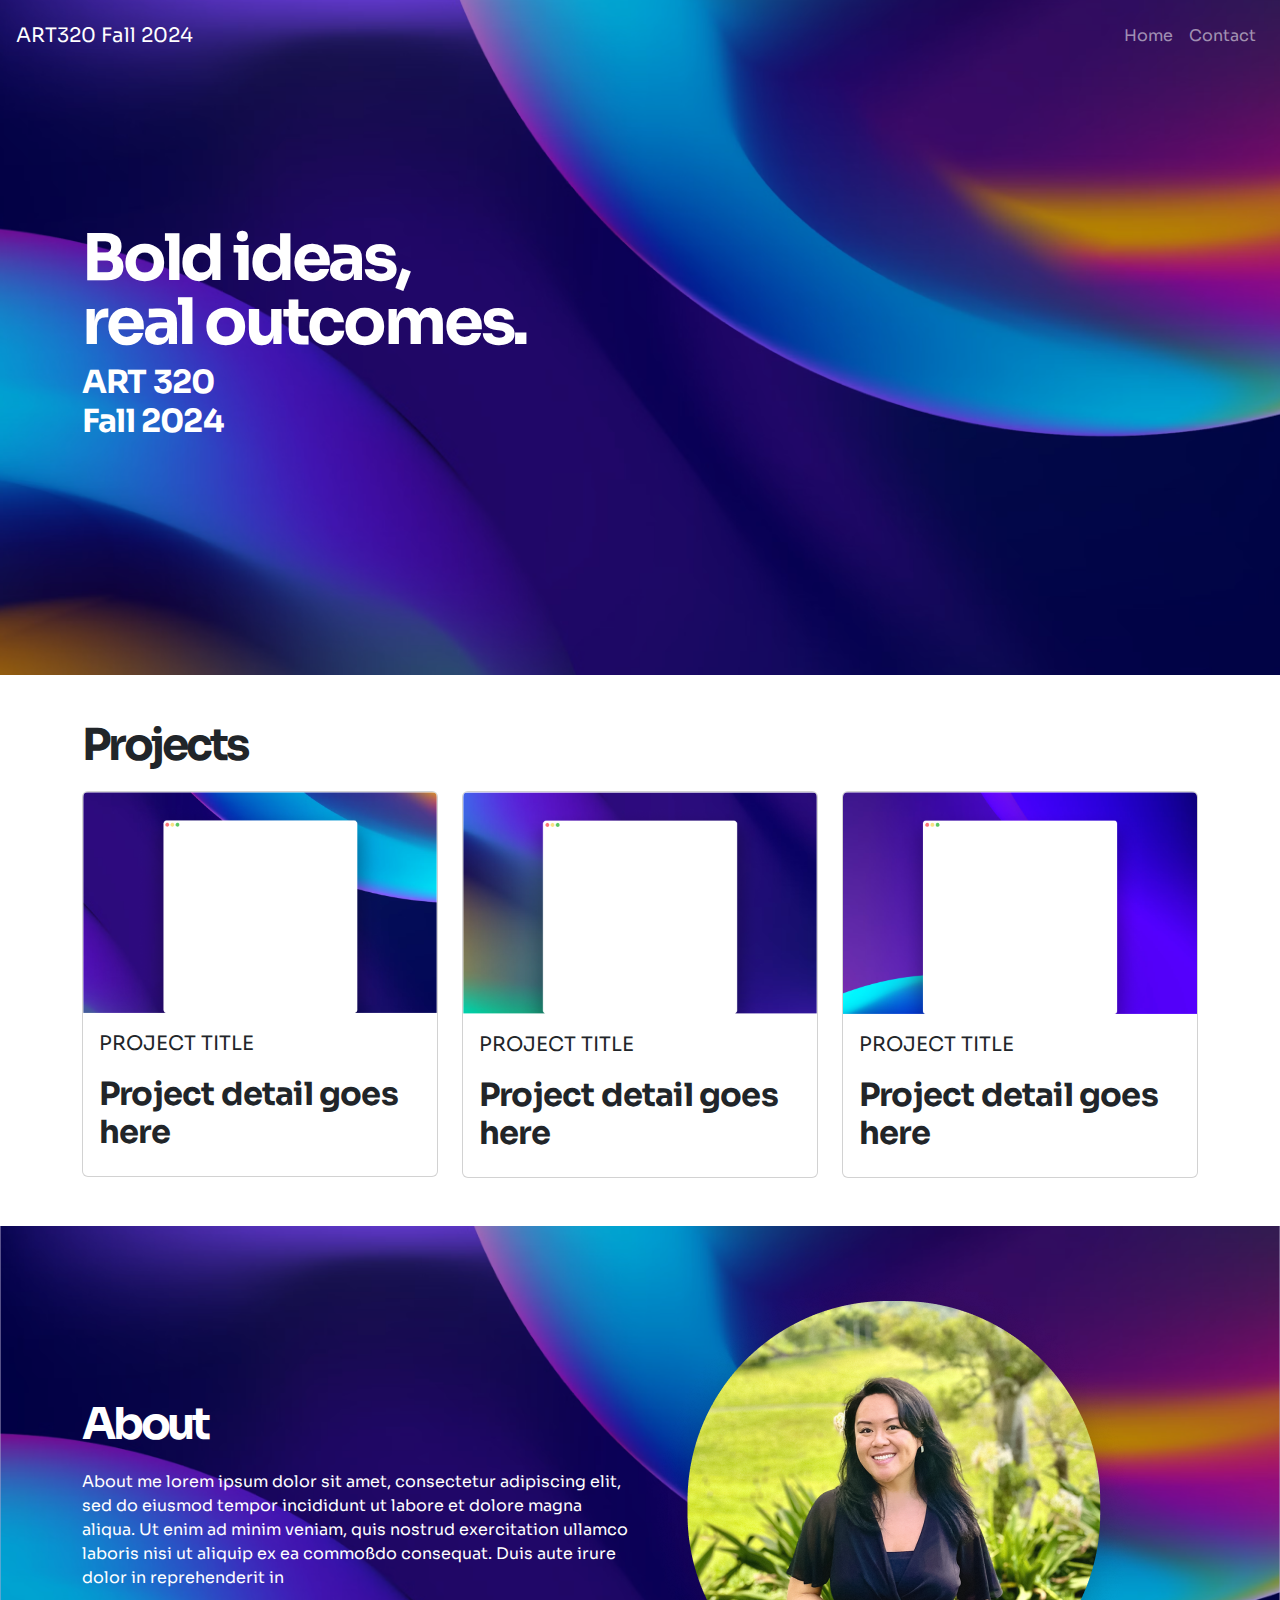
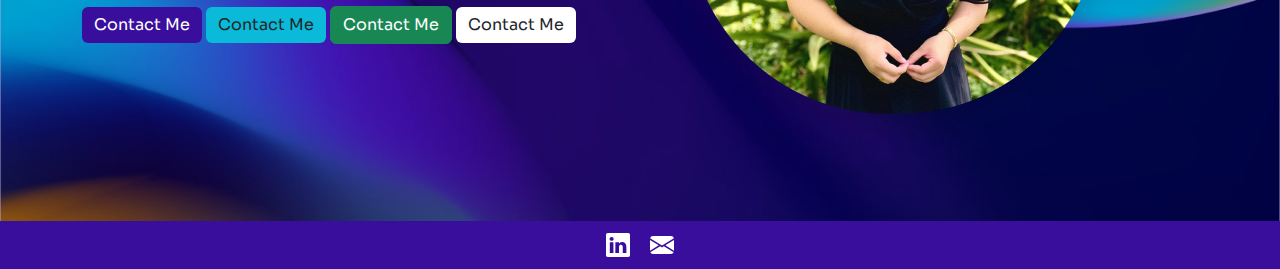
<file: index.html>
<!DOCTYPE html>
<html lang="en">

<head>
    <!-- REQUIRED: Meta Tags -->
    <meta charset="UTF-8">
    <meta name="viewport" content="width=device-width, initial-scale=1.0">

    <!-- REQUIRED: Page Title -->
    <title>UHWO ART320 Fall 2024 Portfolio</title>

    <!-- REQUIRED: Bootstrap CSS -->
    <link href="https://cdn.jsdelivr.net/npm/bootstrap@5.3.3/dist/css/bootstrap.min.css" rel="stylesheet"
        integrity="sha384-QWTKZyjpPEjISv5WaRU9OFeRpok6YctnYmDr5pNlyT2bRjXh0JMhjY6hW+ALEwIH" crossorigin="anonymous">

    <!-- REQUIRED: Your Custom CSS-->
    <link rel="stylesheet" href="css/style.css">

    <!-- REQUIRED: Google Font API -->
    <link rel="preconnect" href="https://fonts.googleapis.com">
    <link rel="preconnect" href="https://fonts.gstatic.com" crossorigin>
    <link href="https://fonts.googleapis.com/css2?family=Sora:wght@100..800&display=swap" rel="stylesheet">
</head>

<body>
    <!-- Content will go here -->
    <!-- Start of Header Section -->
    <header class="">
        <nav class="navbar navbar-expand-lg" data-bs-theme="dark">
            <a class="navbar-brand" href="#">ART320 Fall 2024</a>
            <button class="navbar-toggler" type="button" data-bs-toggle="collapse" data-bs-target="#navbarNav"
                aria-controls="navbarNav" aria-expanded="false" aria-label="Toggle navigation">
                <span class="navbar-toggler-icon"></span>
            </button>
            <div class="collapse navbar-collapse" id="navbarNav">
                <ul class="navbar-nav ms-auto">
                    <li class="nav-item"><a class="nav-link" href="#">Home</a></li>
                    <li class="nav-item"><a class="nav-link" href="#">Contact</a></li>
                </ul>
            </div>
        </nav>
    </header>
    <!-- End of Header Section -->

    <!-- Start of Hero Section -->
    <section class="hero home">
        <div class="container">
            <div class="row">
                <div class="col ">
                    <h1 class="display-1">Bold ideas, <br>
                        real outcomes.</h1>
                    <h2>ART 320<br>
                        Fall 2024</h2>
                </div>
            </div>
        </div>
    </section>
    <!-- End of Hero Section -->

    <!-- Start of Projects Section -->
    <section id="projects">
        <div class="container py-5">
            <h2 class="display-2 mb-4">Projects</h2>
            <div class="row row-cols-1 row-cols-md-2 row-cols-xl-3 g-4">
                <!-- Start of Card -->
                <div class="col">
                    <a href="">
                        <div class="card project-card">
                            <img src="images/thumbnail-1.png" class="card-img-top"
                                alt="Thumbnail">
                            <div class="card-body">
                                <p class="kicker">Project Title</p>
                                <h2 class="card-title">Project detail goes here</h2>
                            </div>
                        </div>
                    </a>
                </div>
                <!-- End of Card -->
                <!-- Start of Card -->
                <div class="col">
                    <a href="">
                        <div class="card project-card">
                            <img src="images/thumbnail-2.png" class="card-img-top"
                                alt="Thumbnail">
                            <div class="card-body">
                                <p class="kicker">Project Title</p>
                                <h2 class="card-title">Project detail goes here</h2>
                            </div>
                        </div>
                    </a>
                </div>
                <!-- End of Card -->
                <!-- Start of Card -->
                <div class="col">
                    <a href="/zippys.html">
                        <div class="card project-card">
                            <img src="images/thumbnail-3.png" class="card-img-top"
                                alt="Thumbnail">
                            <div class="card-body">
                                <p class="kicker">Project Title</p>
                                <h2 class="card-title">Project detail goes here</h2>
                            </div>
                        </div>
                    </a>
                </div>
                <!-- End of Card -->
            </div>
        </div>
    </section>
    <!-- End of Projects Section -->

    <!-- Start of About Me Section -->
    <section id="about-me">
        <div class="container py-5">
            <div class="row align-items-center">
                <div class="col-xs col-lg-6">
                    <h2 class="display-2 mb-4">About</h2>
                    <p>About me lorem ipsum dolor sit amet, consectetur adipiscing elit, sed do eiusmod tempor
                        incididunt ut labore
                        et dolore magna aliqua. Ut enim ad minim veniam, quis nostrud exercitation ullamco laboris nisi
                        ut aliquip
                        ex ea commoßdo consequat. Duis aute irure dolor in reprehenderit in</p>
                    <a class="btn btn-primary" href="mailto@analynd@hawaii.edu">Contact Me</a>
                    <a class="btn btn-secondary" href="mailto@analynd@hawaii.edu">Contact Me</a>
                    <a class="btn btn-success" href="mailto@analynd@hawaii.edu">Contact Me</a>
                    <a class="btn btn-tertiary" href="mailto@analynd@hawaii.edu">Contact Me</a>
                </div>
                <div class="col-xs col-lg-6">
                    <p><img src="images/analyn.png" alt="Analyn Delos Santos"></p>
                </div>
            </div>
        </div>
    </section>
    <!-- End of About Me Section -->

    <!-- Start of Footer Section -->
    <footer class="py-1">
        <svg class="footer-social" xmlns="http://www.w3.org/2000/svg" fill="currentColor" class="bi bi-linkedin"
            viewBox="0 0 16 16">
            <path
                d="M0 1.146C0 .513.526 0 1.175 0h13.65C15.474 0 16 .513 16 1.146v13.708c0 .633-.526 1.146-1.175 1.146H1.175C.526 16 0 15.487 0 14.854zm4.943 12.248V6.169H2.542v7.225zm-1.2-8.212c.837 0 1.358-.554 1.358-1.248-.015-.709-.52-1.248-1.342-1.248S2.4 3.226 2.4 3.934c0 .694.521 1.248 1.327 1.248zm4.908 8.212V9.359c0-.216.016-.432.08-.586.173-.431.568-.878 1.232-.878.869 0 1.216.662 1.216 1.634v3.865h2.401V9.25c0-2.22-1.184-3.252-2.764-3.252-1.274 0-1.845.7-2.165 1.193v.025h-.016l.016-.025V6.169h-2.4c.03.678 0 7.225 0 7.225z" />
        </svg>
        <svg class="footer-social" xmlns="http://www.w3.org/2000/svg" fill="currentColor" class="bi bi-envelope-fill"
            viewBox="0 0 16 16">
            <path
                d="M.05 3.555A2 2 0 0 1 2 2h12a2 2 0 0 1 1.95 1.555L8 8.414zM0 4.697v7.104l5.803-3.558zM6.761 8.83l-6.57 4.027A2 2 0 0 0 2 14h12a2 2 0 0 0 1.808-1.144l-6.57-4.027L8 9.586zm3.436-.586L16 11.801V4.697z" />
        </svg>
    </footer>
    <!-- End of Footer Section -->

    <!-- REQUIRED: Javascript -->
    <script src="https://cdn.jsdelivr.net/npm/bootstrap@5.3.3/dist/js/bootstrap.bundle.min.js"
        integrity="sha384-YvpcrYf0tY3lHB60NNkmXc5s9fDVZLESaAA55NDzOxhy9GkcIdslK1eN7N6jIeHz"
        crossorigin="anonymous"></script>
</body>

</html>
</file>
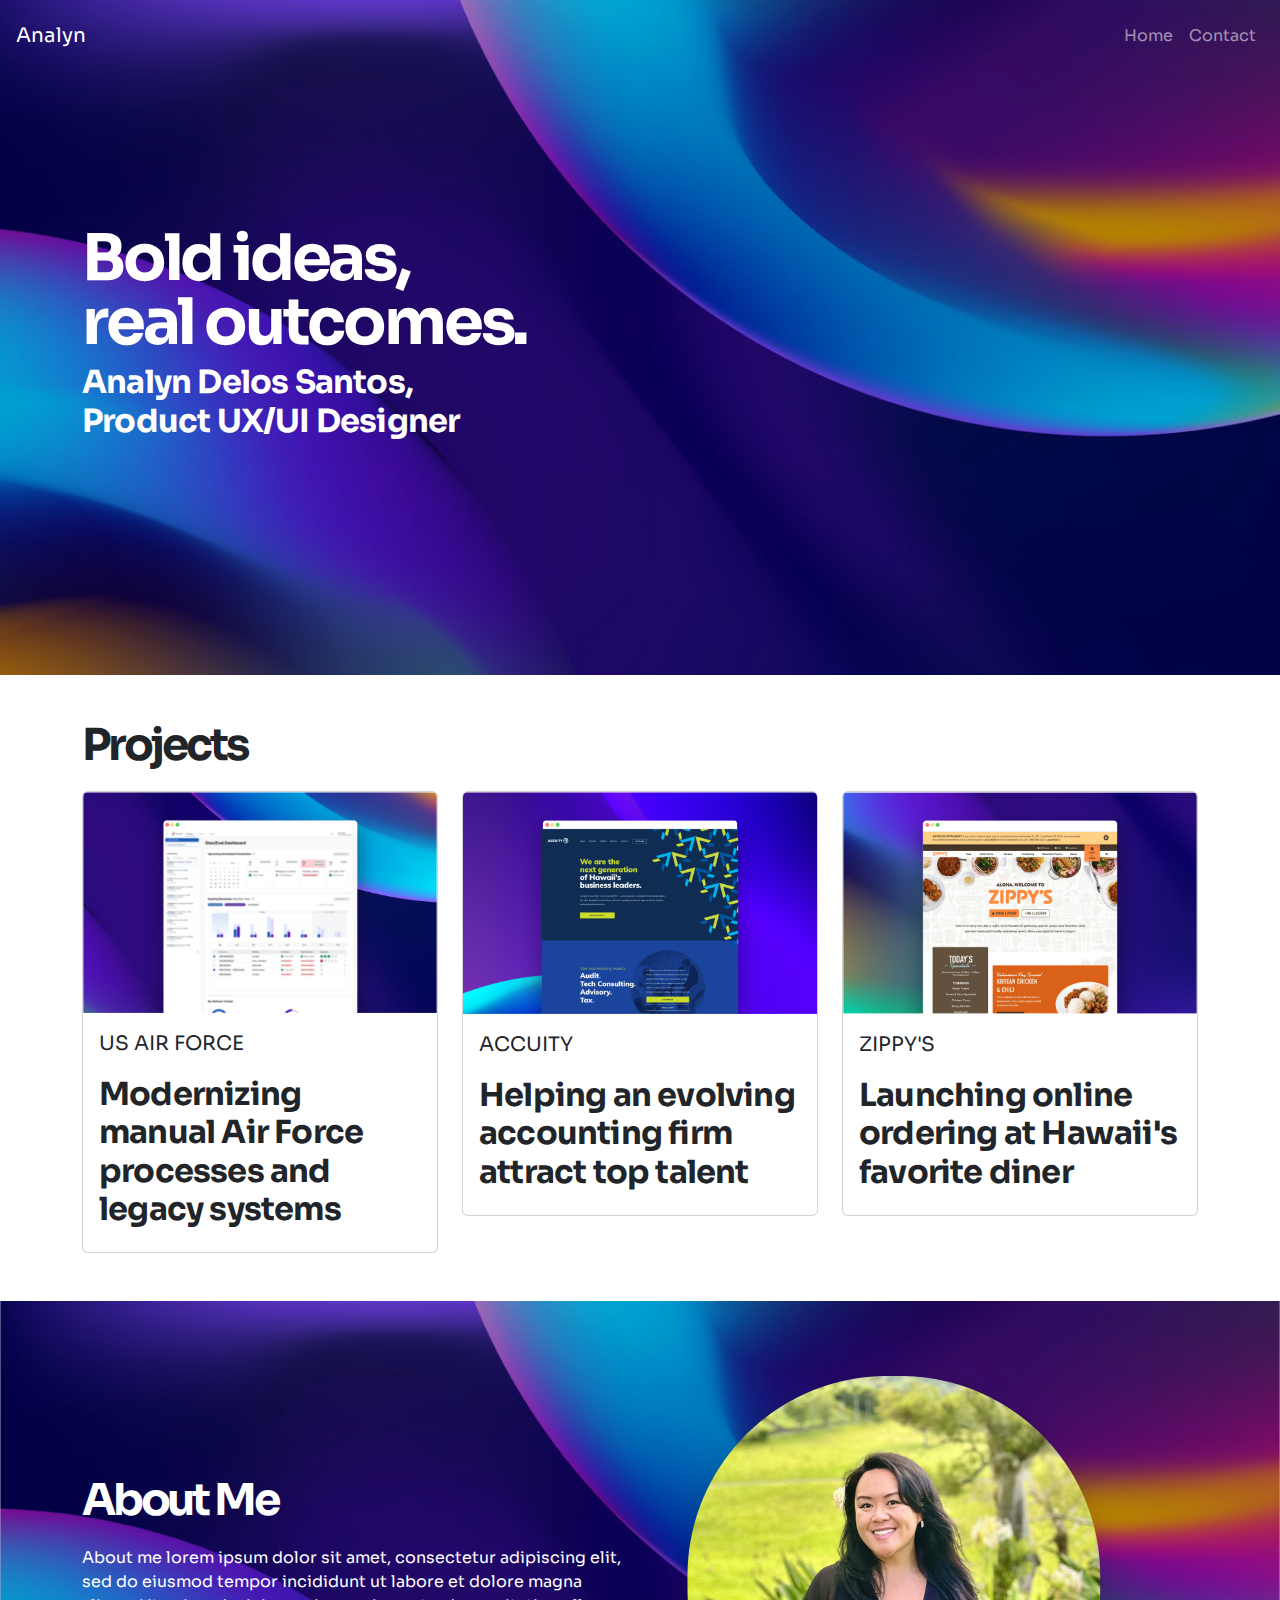
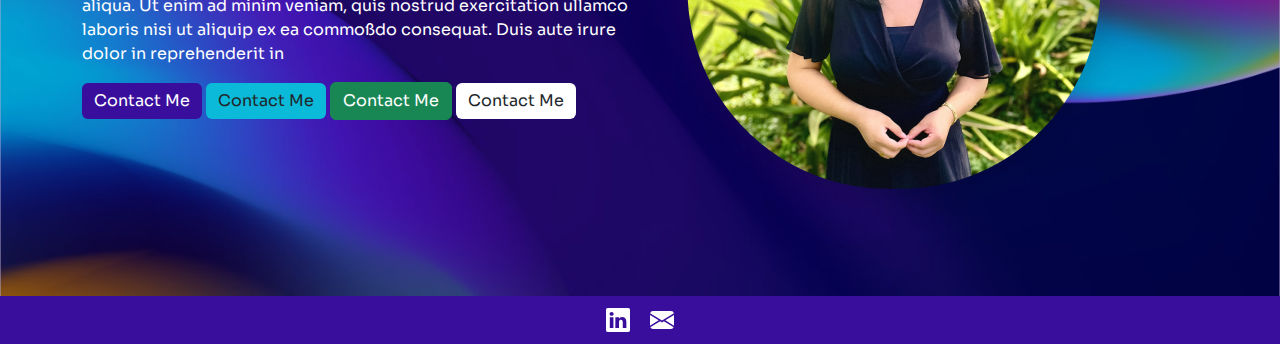
<file: index-brackets.html>
<!DOCTYPE html>
<html lang="en">

<head>
    <!-- REQUIRED: Meta Tags -->
    <meta charset="UTF-8">
    <meta name="viewport" content="width=device-width, initial-scale=1.0">

    <!-- REQUIRED: Page Title -->
    <title>Analyn's Portfolio</title>

    <!-- REQUIRED: Bootstrap CSS -->
    <link href="https://cdn.jsdelivr.net/npm/bootstrap@5.3.3/dist/css/bootstrap.min.css" rel="stylesheet"
        integrity="sha384-QWTKZyjpPEjISv5WaRU9OFeRpok6YctnYmDr5pNlyT2bRjXh0JMhjY6hW+ALEwIH" crossorigin="anonymous">

    <!-- REQUIRED: Your Custom CSS-->
    <link rel="stylesheet" href="css/style.css">

    <!-- REQUIRED: Google Font API -->
    <link rel="preconnect" href="https://fonts.googleapis.com">
<link rel="preconnect" href="https://fonts.gstatic.com" crossorigin>
<link href="https://fonts.googleapis.com/css2?family=Sora:wght@100..800&display=swap" rel="stylesheet">
</head>

<body>
    <!-- Content will go here -->
    <!-- Start of Header Section -->
    <header class="">
        <nav class="navbar navbar-expand-lg" data-bs-theme="dark">
            <a class="navbar-brand" href="#">Analyn</a>
            <button class="navbar-toggler" type="button" data-bs-toggle="collapse" data-bs-target="#navbarNav"
                aria-controls="navbarNav" aria-expanded="false" aria-label="Toggle navigation">
                <span class="navbar-toggler-icon"></span>
            </button>
            <div class="collapse navbar-collapse" id="navbarNav">
                <ul class="navbar-nav ms-auto">
                    <li class="nav-item"><a class="nav-link" href="#">Home</a></li>
                    <li class="nav-item"><a class="nav-link" href="#">Contact</a></li>
                </ul>
            </div>
        </nav>
    </header>
    <!-- End of Header Section -->

    <!-- Start of Hero Section -->
    <section class="hero home">
        <div class="container">
            <div class="row">
                <div class="col ">
                    <h1 class="display-1" >Bold ideas, <br>
                        real outcomes.</h1>
                    <h2>Analyn Delos Santos, <br>
                        Product UX/UI Designer</h2>
                </div>
            </div>
        </div>
    </section>
    <!-- End of Hero Section -->

    <!-- Start of Projects Section -->
    <section id="projects">
        <div class="container py-5">
            <h2 class="display-2 mb-4">Projects</h2>
            <div class="row row-cols-1 row-cols-md-2 row-cols-xl-3 g-4">
                <!-- Start of Card -->
                <div class="col">
                    <a href="">
                        <div class="card project-card">
                            <img src="images/thumbnail-usaf.png" class="card-img-top" alt="Thumbnail of US Air Force Project">
                            <div class="card-body">
                                <p class="kicker">US Air Force</p>
                                <h2 class="card-title">Modernizing manual Air Force processes and legacy systems</h2>
                            </div>
                        </div>
                    </a>
                </div>
                <!-- End of Card -->
                <!-- Start of Card -->
                <div class="col">
                    <a href="">
                        <div class="card project-card">
                            <img src="images/thumbnail-accuity.png" class="card-img-top" alt="Thumbnail of Accuity Project">
                            <div class="card-body">
                                <p class="kicker">Accuity</p>
                                <h2 class="card-title">Helping an evolving accounting firm attract top talent</h2>
                            </div>
                        </div>
                    </a>
                </div>
                <!-- End of Card -->
                <!-- Start of Card -->
                <div class="col">
                    <a href="/zippys.html">
                        <div class="card project-card">
                            <img src="images/thumbnail-zippys.png" class="card-img-top" alt="Thumbnail of Zippy's Project">
                            <div class="card-body">
                                <p class="kicker">Zippy's</p>
                                <h2 class="card-title">Launching online ordering at Hawaii's favorite diner</h2>
                            </div>
                        </div>
                    </a>
                </div>
                <!-- End of Card -->
            </div>
        </div>
    </section>
    <!-- End of Projects Section -->

    <!-- Start of About Me Section -->
    <section id="about-me">
        <div class="container py-5">
            <div class="row align-items-center">
                <div class="col-xs col-lg-6">
                    <h2 class="display-2 mb-4">About Me</h2>
                    <p>About me lorem ipsum dolor sit amet, consectetur adipiscing elit, sed do eiusmod tempor incididunt ut labore
                        et dolore magna aliqua. Ut enim ad minim veniam, quis nostrud exercitation ullamco laboris nisi ut aliquip
                        ex ea commoßdo consequat. Duis aute irure dolor in reprehenderit in</p>
                    <a class="btn btn-primary" href="mailto@analynd@hawaii.edu">Contact Me</a>
                    <a class="btn btn-secondary" href="mailto@analynd@hawaii.edu">Contact Me</a>
                    <a class="btn btn-success" href="mailto@analynd@hawaii.edu">Contact Me</a>
                    <a class="btn btn-tertiary" href="mailto@analynd@hawaii.edu">Contact Me</a>
                </div>
                <div class="col-xs col-lg-6">
                    <p><img src="images/analyn.png" alt="Analyn Delos Santos"></p>
                </div>
            </div>
        </div>
    </section>
    <!-- End of About Me Section -->

    <!-- Start of Footer Section -->
    <footer class="py-1">
        <svg class="footer-social" xmlns="http://www.w3.org/2000/svg" fill="currentColor" class="bi bi-linkedin"
            viewBox="0 0 16 16">
            <path
                d="M0 1.146C0 .513.526 0 1.175 0h13.65C15.474 0 16 .513 16 1.146v13.708c0 .633-.526 1.146-1.175 1.146H1.175C.526 16 0 15.487 0 14.854zm4.943 12.248V6.169H2.542v7.225zm-1.2-8.212c.837 0 1.358-.554 1.358-1.248-.015-.709-.52-1.248-1.342-1.248S2.4 3.226 2.4 3.934c0 .694.521 1.248 1.327 1.248zm4.908 8.212V9.359c0-.216.016-.432.08-.586.173-.431.568-.878 1.232-.878.869 0 1.216.662 1.216 1.634v3.865h2.401V9.25c0-2.22-1.184-3.252-2.764-3.252-1.274 0-1.845.7-2.165 1.193v.025h-.016l.016-.025V6.169h-2.4c.03.678 0 7.225 0 7.225z" />
        </svg>
        <svg class="footer-social" xmlns="http://www.w3.org/2000/svg"  fill="currentColor" class="bi bi-envelope-fill"
            viewBox="0 0 16 16">
            <path
                d="M.05 3.555A2 2 0 0 1 2 2h12a2 2 0 0 1 1.95 1.555L8 8.414zM0 4.697v7.104l5.803-3.558zM6.761 8.83l-6.57 4.027A2 2 0 0 0 2 14h12a2 2 0 0 0 1.808-1.144l-6.57-4.027L8 9.586zm3.436-.586L16 11.801V4.697z" />
        </svg>
    </footer>
    <!-- End of Footer Section -->

    <!-- REQUIRED: Javascript -->
    <script src="https://cdn.jsdelivr.net/npm/bootstrap@5.3.3/dist/js/bootstrap.bundle.min.js"
        integrity="sha384-YvpcrYf0tY3lHB60NNkmXc5s9fDVZLESaAA55NDzOxhy9GkcIdslK1eN7N6jIeHz"
        crossorigin="anonymous"></script>
</body>

</html>
</file>
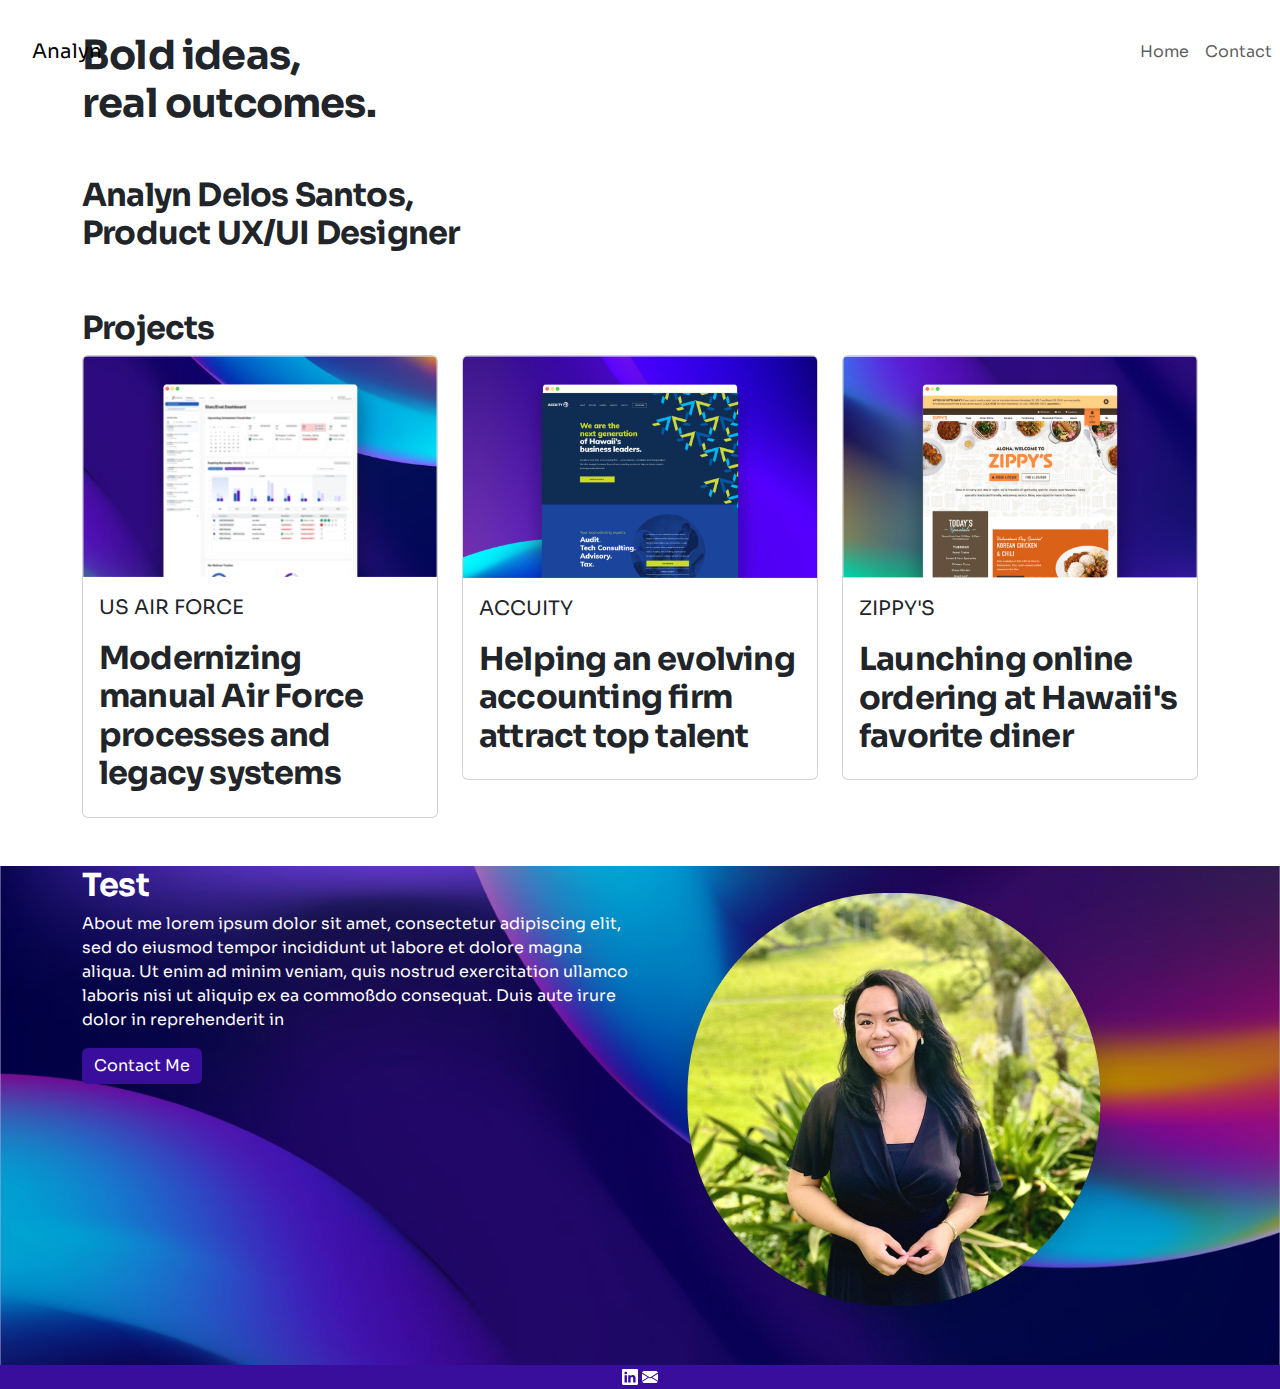
<file: index-v0.html>
<!DOCTYPE html>
<html lang="en">

<head>
    <!-- REQUIRED: Meta Tags -->
    <meta charset="UTF-8">
    <meta name="viewport" content="width=device-width, initial-scale=1.0">

    <!-- REQUIRED: Page Title -->
    <title>Analyn's Portfolio</title>

    <!-- REQUIRED: Bootstrap CSS -->
    <link href="https://cdn.jsdelivr.net/npm/bootstrap@5.3.3/dist/css/bootstrap.min.css" rel="stylesheet"
        integrity="sha384-QWTKZyjpPEjISv5WaRU9OFeRpok6YctnYmDr5pNlyT2bRjXh0JMhjY6hW+ALEwIH" crossorigin="anonymous">

    <!-- REQUIRED: Your Custom CSS-->
    <link rel="stylesheet" href="css/style.css">

    <!-- REQUIRED: Google Font API -->
    <link href="https://fonts.googleapis.com/css2?family=Sora:wght@400;700&display=swap" rel="stylesheet">
</head>

<body>
    <!-- Content will go here -->
    <!-- Start of Header Section -->
    <header class="p-3">
        <nav class="navbar navbar-expand-lg">
            <a class="navbar-brand" href="#">Analyn</a>
            <button class="navbar-toggler" type="button" data-bs-toggle="collapse" data-bs-target="#navbarNav"
                aria-controls="navbarNav" aria-expanded="false" aria-label="Toggle navigation">
                <span class="navbar-toggler-icon"></span>
            </button>
            <div class="collapse navbar-collapse" id="navbarNav">
                <ul class="navbar-nav ms-auto">
                    <li class="nav-item"><a class="nav-link" href="#">Home</a></li>
                    <li class="nav-item"><a class="nav-link" href="#">Contact</a></li>
                </ul>
            </div>
        </nav>
    </header>
    <!-- End of Header Section -->

    <!-- Start of Hero Section --> 
    <section class="hero">
        <div class="container">
            <div class="row">
                <h1 class="mb-4 mb-xl-5">Bold ideas, <br>
                    real outcomes.</h1>
                <h2>Analyn Delos Santos, <br>
                    Product UX/UI Designer</h2>
            </div>
        </div>
    </section>
    <!-- End of Hero Section -->

    <!-- Start of Projects Section -->
    <section id="projects" class="py-5">
        <div class="container">
            <h2>Projects</h2>
            <div class="row row-cols-1 row-cols-sm-2 row-cols-xl-3">
                <!-- Start of Card -->
                <div class="col">
                    <a href="">
                        <div class="card">
                            <img src="/images/thumbnail-usaf.png" class="card-img-top" alt="Thumbnail of US Air Force Project">
                            <div class="card-body">
                                <p class="kicker">US Air Force</p>
                                <h2 class="card-title">Modernizing manual Air Force processes and legacy systems</h2>
                            </div>
                        </div>
                    </a>
                </div>
                <!-- End of Card -->
                <!-- Start of Card -->
                <div class="col">
                    <a href="">
                        <div class="card">
                            <img src="images/thumbnail-accuity.png" class="card-img-top" alt="Thumbnail of Accuity Project">
                            <div class="card-body">
                                <p class="kicker">Accuity</p>
                                <h2 class="card-title">Helping an evolving accounting firm attract top talent</h2>
                            </div>
                        </div>
                    </a>
                </div>
                <!-- End of Card -->
                <!-- Start of Card -->
                <div class="col">
                    <a href="">
                        <div class="card">
                            <img src="images/thumbnail-zippys.png" class="card-img-top" alt="Thumbnail of Zippy's Project">
                            <div class="card-body">
                                <p class="kicker">Zippy's</p>
                                <h2 class="card-title">Launching online ordering at Hawaii's favorite diner</h2>
                            </div>
                        </div>
                    </a>
                </div>
                <!-- End of Card -->
            </div>
        </div>
    </section>
    <!-- End of Projects Section -->

    <!-- Start of About Me Section -->
    <section id="about-me">
        <div class="container">
            <div class="row">
                <div class="col-xs-12 col-sm-6">
                    <h2>Test</h2>
                    <p>About me lorem ipsum dolor sit amet, consectetur adipiscing elit, sed do eiusmod tempor incididunt ut labore
                        et dolore magna aliqua. Ut enim ad minim veniam, quis nostrud exercitation ullamco laboris nisi ut aliquip
                        ex ea commoßdo consequat. Duis aute irure dolor in reprehenderit in</p>
                    <a class="btn btn-primary" href="mailto@analynd@hawaii.edu">Contact Me</a>
                </div>
                <div class="col-xs-12 col-sm-6">
                    <p><img src="images/analyn.png" alt="Analyn Delos Santos"></p>
                </div>
            </div>
        </div>
    </section>
    <!-- End of About Me Section -->

    <!-- Start of Footer Section -->
    <footer>
        <svg xmlns="http://www.w3.org/2000/svg" width="16" height="16" fill="currentColor" class="bi bi-linkedin"
            viewBox="0 0 16 16">
            <path
                d="M0 1.146C0 .513.526 0 1.175 0h13.65C15.474 0 16 .513 16 1.146v13.708c0 .633-.526 1.146-1.175 1.146H1.175C.526 16 0 15.487 0 14.854zm4.943 12.248V6.169H2.542v7.225zm-1.2-8.212c.837 0 1.358-.554 1.358-1.248-.015-.709-.52-1.248-1.342-1.248S2.4 3.226 2.4 3.934c0 .694.521 1.248 1.327 1.248zm4.908 8.212V9.359c0-.216.016-.432.08-.586.173-.431.568-.878 1.232-.878.869 0 1.216.662 1.216 1.634v3.865h2.401V9.25c0-2.22-1.184-3.252-2.764-3.252-1.274 0-1.845.7-2.165 1.193v.025h-.016l.016-.025V6.169h-2.4c.03.678 0 7.225 0 7.225z" />
        </svg>
        <svg xmlns="http://www.w3.org/2000/svg" width="16" height="16" fill="currentColor" class="bi bi-envelope-fill"
            viewBox="0 0 16 16">
            <path
                d="M.05 3.555A2 2 0 0 1 2 2h12a2 2 0 0 1 1.95 1.555L8 8.414zM0 4.697v7.104l5.803-3.558zM6.761 8.83l-6.57 4.027A2 2 0 0 0 2 14h12a2 2 0 0 0 1.808-1.144l-6.57-4.027L8 9.586zm3.436-.586L16 11.801V4.697z" />
        </svg>
    </footer>
    <!-- End of Footer Section -->

    <!-- REQUIRED: Javascript -->
    <script src="https://cdn.jsdelivr.net/npm/bootstrap@5.3.3/dist/js/bootstrap.bundle.min.js"
        integrity="sha384-YvpcrYf0tY3lHB60NNkmXc5s9fDVZLESaAA55NDzOxhy9GkcIdslK1eN7N6jIeHz"
        crossorigin="anonymous"></script>
</body>

</html>
</file>
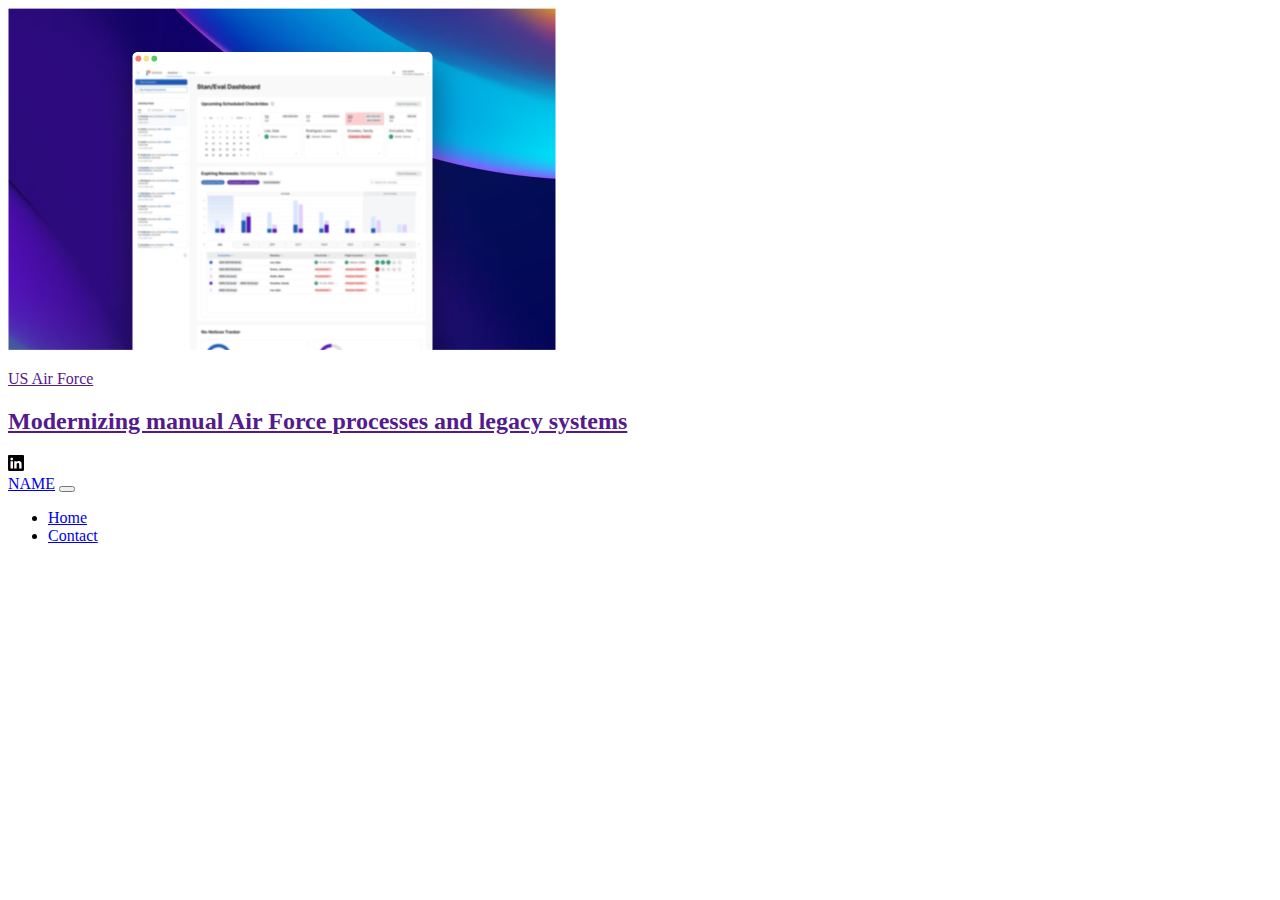
<file: drafts/test.html>
<!DOCTYPE html>
<html lang="en">
<a href="">
    <div class="card">
        <img src="/images/thumbnail-usaf.png" class="card-img-top" alt="Thumbnail of US Air Force Project">
        <div class="card-body">
            <p class="kicker">US Air Force</p>
            <h2 class="card-title">Modernizing manual Air Force processes and legacy systems</h2>
        </div>
    </div>
</a>
<!-- Linkedin Icon Example -->
<svg xmlns="http://www.w3.org/2000/svg" width="16" height="16" fill="currentColor" class="bi bi-linkedin"
    viewBox="0 0 16 16">
    <path
        d="M0 1.146C0 .513.526 0 1.175 0h13.65C15.474 0 16 .513 16 1.146v13.708c0 .633-.526 1.146-1.175 1.146H1.175C.526 16 0 15.487 0 14.854zm4.943 12.248V6.169H2.542v7.225zm-1.2-8.212c.837 0 1.358-.554 1.358-1.248-.015-.709-.52-1.248-1.342-1.248S2.4 3.226 2.4 3.934c0 .694.521 1.248 1.327 1.248zm4.908 8.212V9.359c0-.216.016-.432.08-.586.173-.431.568-.878 1.232-.878.869 0 1.216.662 1.216 1.634v3.865h2.401V9.25c0-2.22-1.184-3.252-2.764-3.252-1.274 0-1.845.7-2.165 1.193v.025h-.016l.016-.025V6.169h-2.4c.03.678 0 7.225 0 7.225z" />
</svg>

</html>
<!-- Header Section -->
<header class="py-3">
    <nav class="navbar navbar-expand-lg">
        <!-- Logo -->
        <a class="navbar-brand" href="#">NAME</a>
        <button class="navbar-toggler" type="button" data-bs-toggle="collapse" data-bs-target="#navbarNav"
            aria-controls="navbarNav" aria-expanded="false" aria-label="Toggle navigation">
            <span class="navbar-toggler-icon"></span>
        </button>
        <div class="collapse navbar-collapse" id="navbarNav">
            <ul class="navbar-nav ms-auto">
                <!-- Menu Links -->
                <li class="nav-item"><a class="nav-link" href="#">Home</a></li>
                <li class="nav-item"><a class="nav-link" href="#">Contact</a></li>
            </ul>
        </div>
    </nav>
</header>
</file>
<file: css/style.css>
/********************************
Bootstrap Variables Override
**********************************/
:root {
    /* Replace your primary color from your UI Kit */
    --bs-primary: #390E9C;

    /* Replace your secondary color from your UI Kit  */
    --secondary-color: #0ABAD8;

    /* Replace the main body font from your UI Kit */
    --bs-font-sans-serif: 'Sora', verdana, sans-serif;

    /* Optional: Replace gradient from your UI Kit */
    --bs-gradient: linear-gradient(180deg, rgba(255, 255, 255, 0.15), rgba(255, 255, 255, 0));
}

/********************************
Global Styles and UI Components
**********************************/
.navbar {
    /* Optional: Make the navbar background transparent */
    background-color: transparent;

    /* Optional: Move the navbar is positioned over the hero */
    position: absolute;

    /* Optional: Stretch the navbar across the full width */
    width: 100%;

    /* Optional: Add inner spacing to the navbar */
    padding: 1rem;
}

footer {
    /* Change footer background color */
    background-color: var(--bs-primary);
    /* Optional: Change footer text color to white using variable */
    color: var(--bs-white);
    /* Optional: Center footer elements */
    text-align: center;
}

footer .footer-social {
    /* Optional: Change size of footer icon */
    width:24px;
    margin:.5rem
}

.btn-primary {
    /* Optional: Change primary button background color to primary color */
    background-color: var(--bs-primary);
    /* Optional: Remove primary button outline */
    border: none;
}

.btn-primary:hover {
    /* Optional: Change primary button hover state background and text color  */
    background-color: var(--secondary-color);
    color: var(--bs-dark);
}

.btn-secondary {
    /* Optional: Change primary button background color to primary color */
    background-color: var(--secondary-color);
    color:var(--bs-dark);
    /* Optional: Remove primary button outline */
    border: none;
}

.btn-secondary:hover {
    /* Optional: Change primary button hover state background and text color  */
    background-color: var(--secondary-color);
    color: var(--bs-dark);
}

.btn-tertiary {
    /* Optional: Change primary button background color to primary color */
    background-color: #FFF;
    color:var(--bs-dark);
    /* Optional: Remove primary button outline */
    border: none;
}

.btn-tertiary:hover {
    /* Optional: Change primary button hover state background and text color  */
    background-color: var(--bs-dark);
    color: #fff;
}

/********************************
Typography
**********************************/
h1,
h2,
h3,
h4,
h5,
h6 {
    /* Optional: Add letter spacing to all headings */
    letter-spacing: -0.05rem;
    /* Optional: Adjust font-weight to all headings */
    font-weight: 700;
}

h2 {
    /* Optional: Adjust font-size of heading 2 */
    font-size: 2rem;
}

.display-1 {
    /* Optional: Customizes display-1 style based on my Figma UI kit */
    font-weight: 700;
    font-size: 3.5rem;
    line-height: 100%;
    letter-spacing: -0.2rem;
}

.display-2 {
    /* Optional: Customizes display-2 style based on my Figma UI kit */
    font-weight: 700;
    font-size: 2.75rem;
    line-height: 100%;
    letter-spacing: -0.2rem;
}

.kicker {
    /* Optional: Establish new custom text style class called "kicker" */
    text-transform: uppercase;
    font-weight: 400;
    font-size: 1.25rem;
}

/* Small devices (landscape phones, 576px and up) */
@media (min-width: 576px) {
    /* Optional: Customize responsive style for display-1 on small devices and larger */
    .display-1 {
        font-size: 4rem;
    }
}

/********************************
Page-Specific
**********************************/
/* PAGE: Home */
.hero.home {
    /* Add a background image for the hero section */
    background: url(../images/bg-1.png);

    /* Adjust image size to cover the entire section */
    background-size: cover;

    /* Center the background image */
    background-position: center;

    /* Optional: Color text white */
    color: var(--bs-white);

    /* Optional: Add a full-height hero section */
    height: 75vh;
    /* Optional: Add necessary props to center the text in the middle of the hero */
    display: flex;
    align-items: center;
    justify-content: center;
}

#about-me {
    /* Optional: Add a background image for the hero section */
    background: url(../images/bg-1.png);

    /* Optional: Make the image cover the entire section */
    background-size: cover;

    /* Optional: Color text white */
    color: var(--bs-white);
}

#projects a {
    /* Optional: Remove underline on project card links */
    text-decoration: none;
}
</file>
